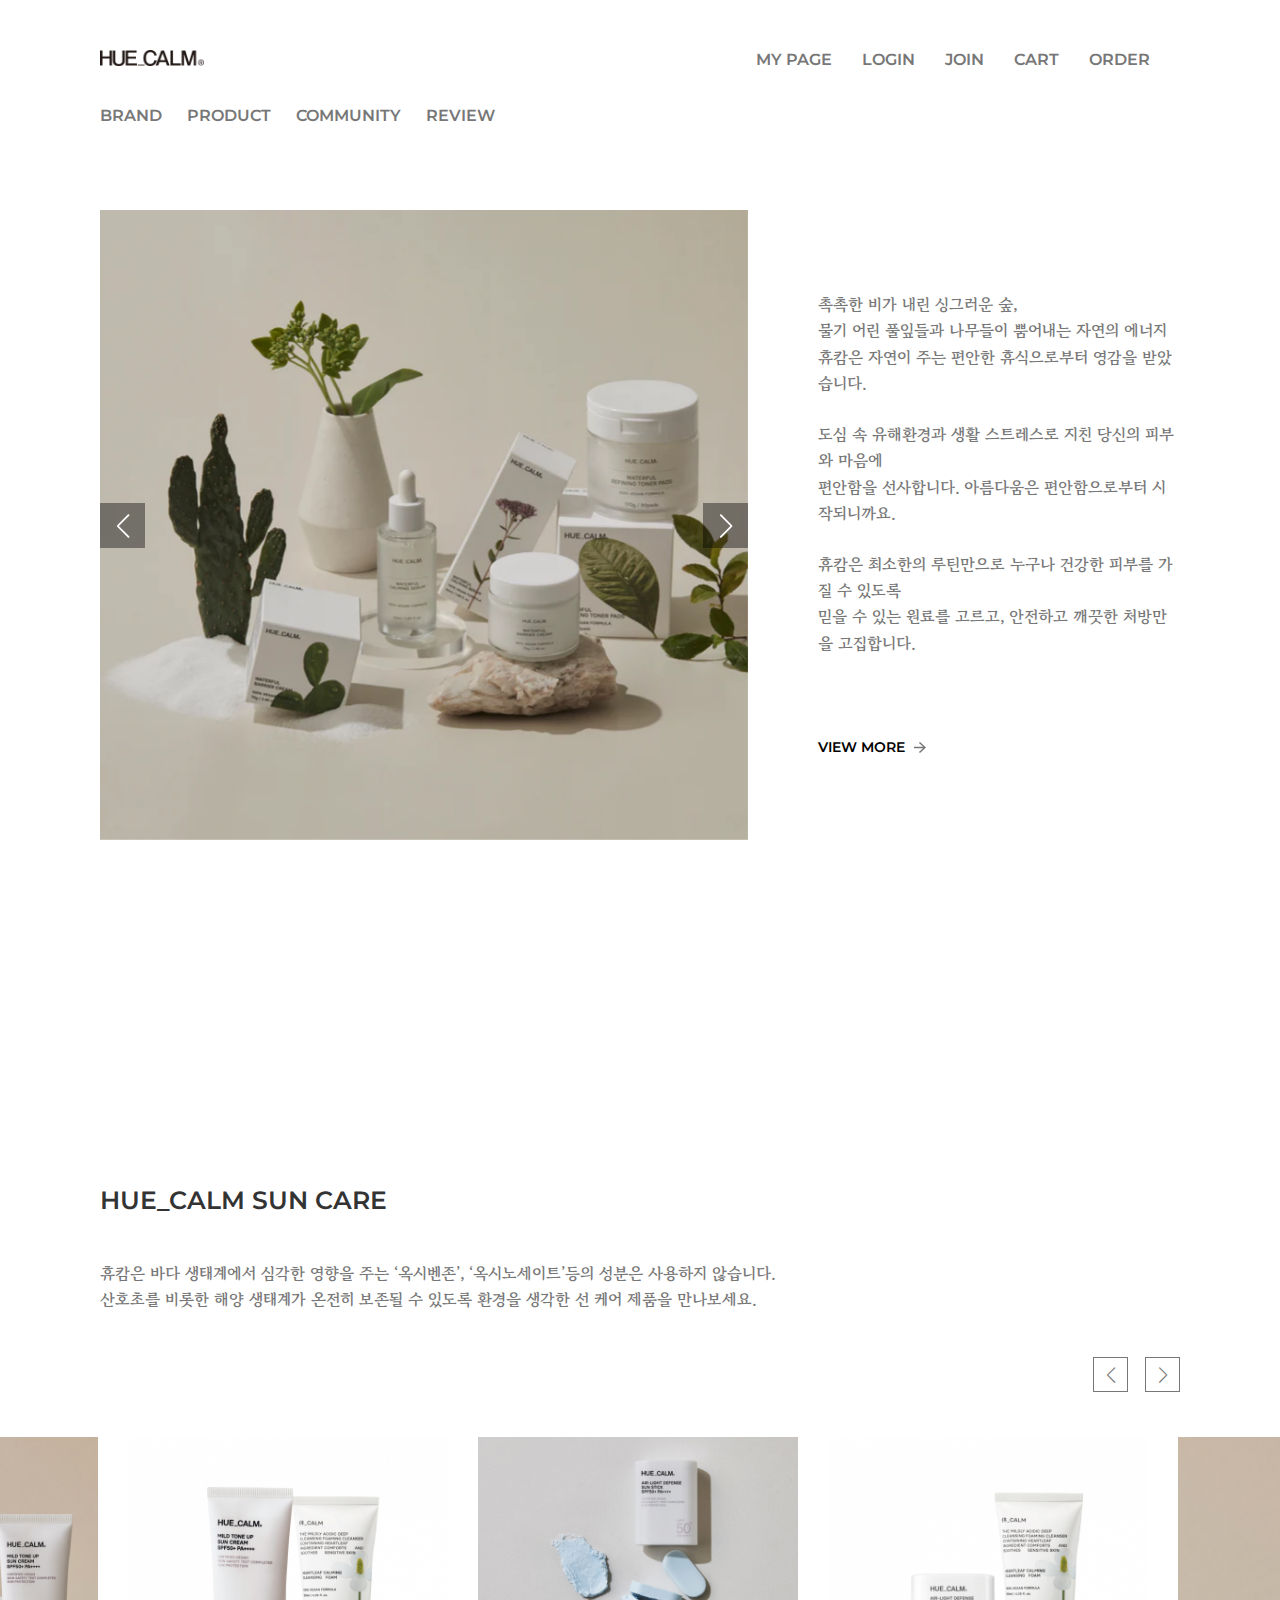
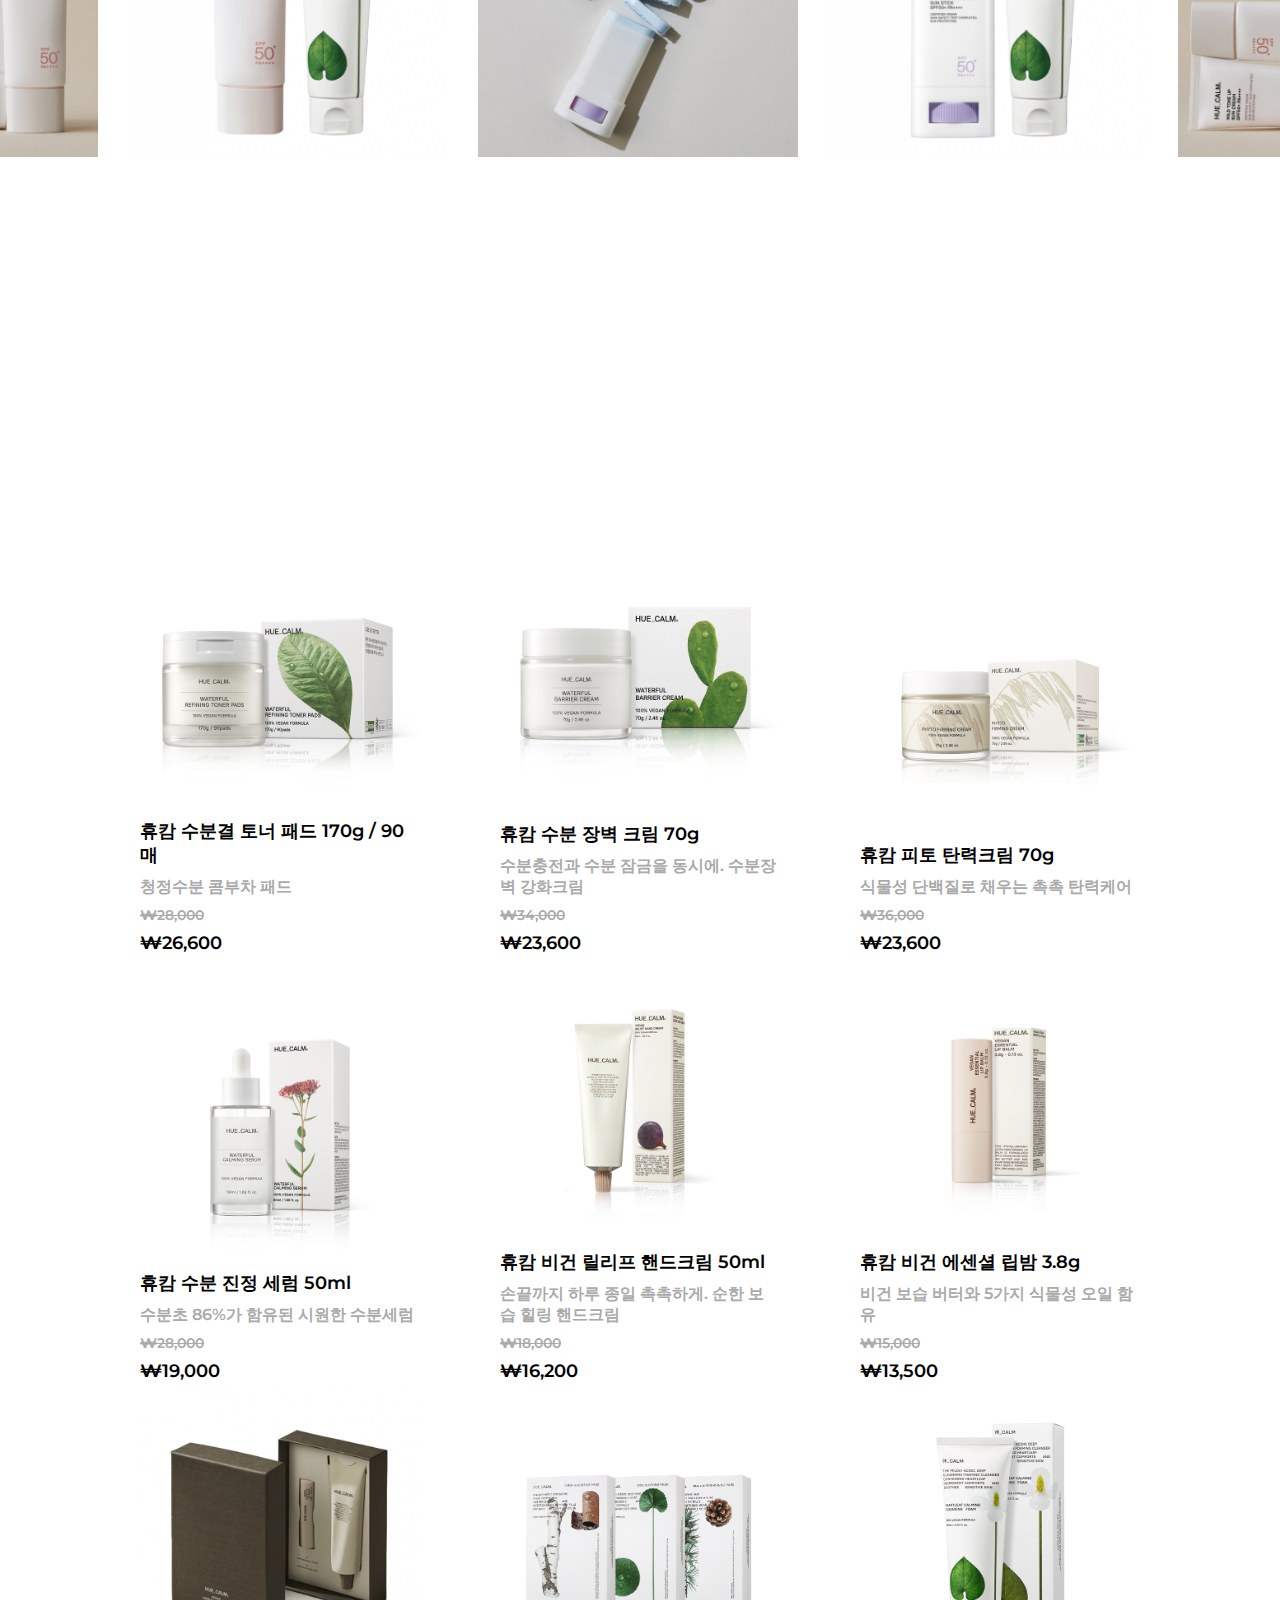
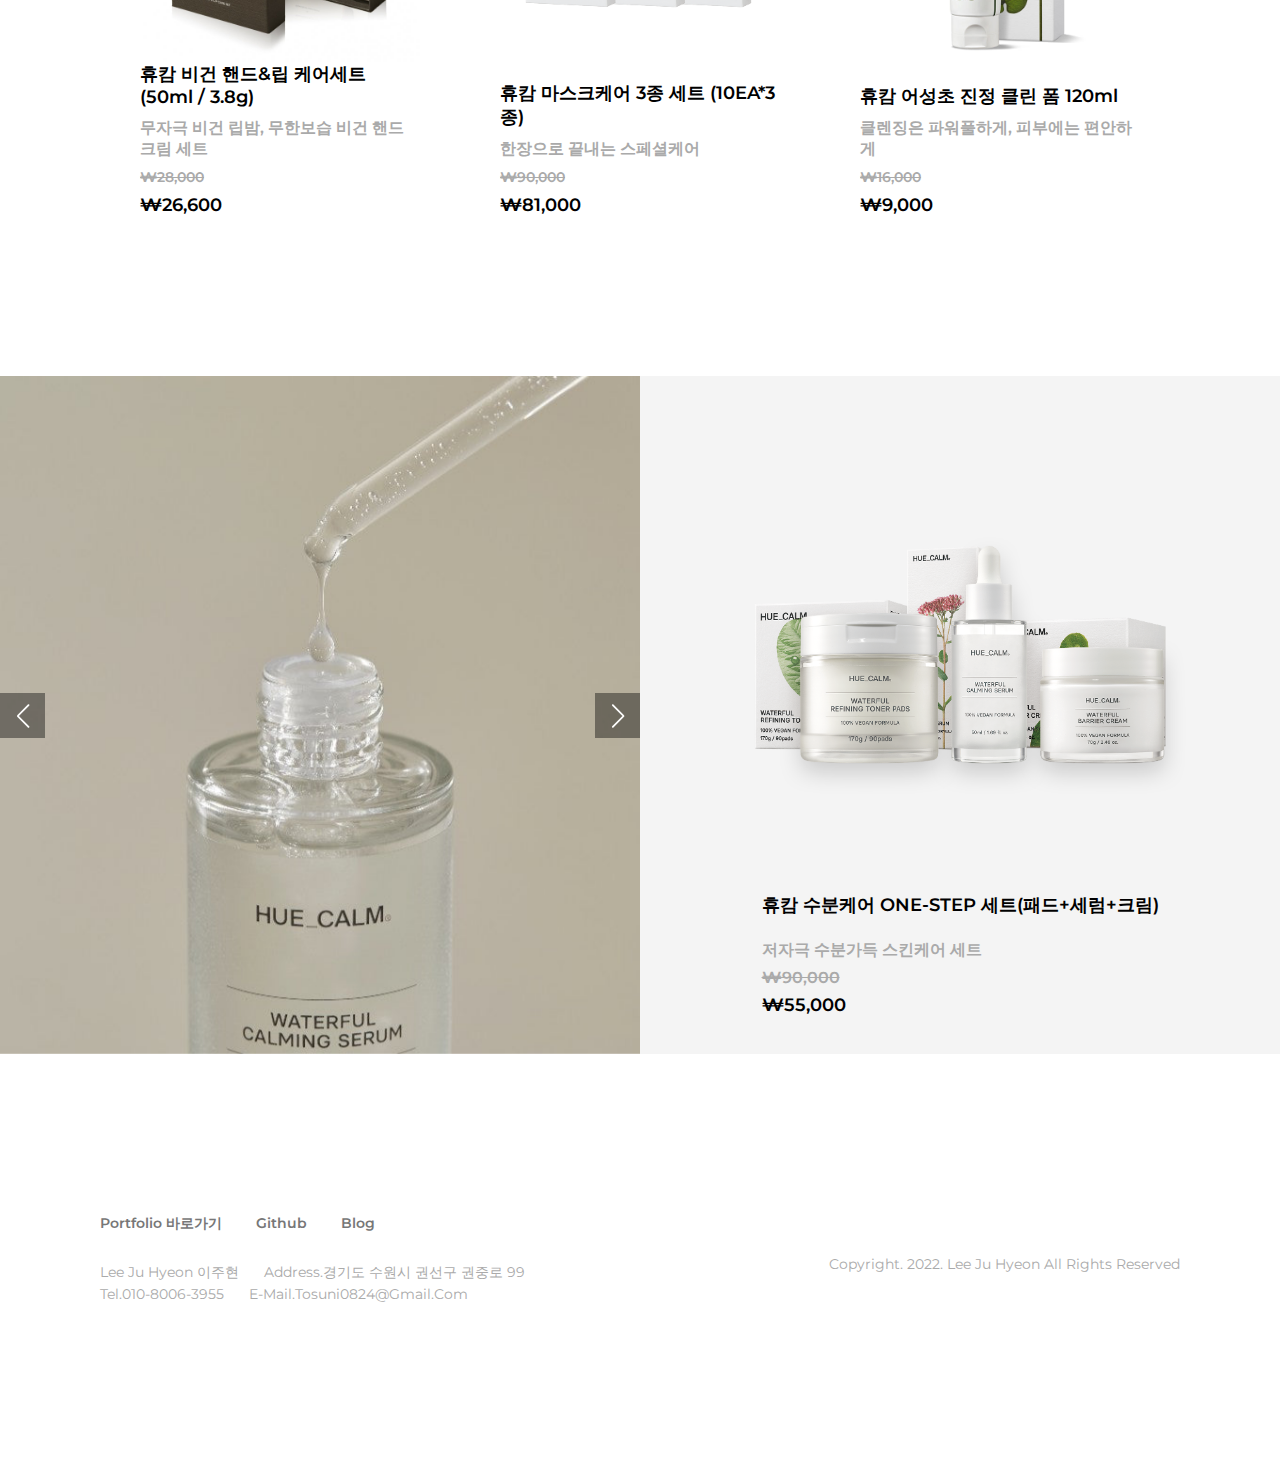
<file: common/project/hue_calm/hue_calm.html>
<!DOCTYPE html>
<html lang="ko">
  <head>
    <meta charset="UTF-8" />
    <meta http-equiv="X-UA-Compatible" content="IE=edge" />
    <meta
      name="viewport"
      content="width=device-width,initial-scale=1,minimum-scale=1,maximum-scale=1,user-scalable=no"
    />
    <!-- 고운 바탕 bold -->
    <link rel="preconnect" href="https://fonts.googleapis.com" />
    <link rel="preconnect" href="https://fonts.gstatic.com" crossorigin />
    <link
      href="https://fonts.googleapis.com/css2?family=Gowun+Batang:wght@700&display=swap"
      rel="stylesheet"
    />
    <!-- motserrat m500 sb600 b700 -->
    <link rel="preconnect" href="https://fonts.googleapis.com" />
    <link rel="preconnect" href="https://fonts.gstatic.com" crossorigin />
    <link
      href="https://fonts.googleapis.com/css2?family=Montserrat:wght@500;600;700&display=swap"
      rel="stylesheet"
    />
    <!-- minireset -->
    <link rel="stylesheet" href="../../css/minireset.css" />
    <!-- swiper -->
    <link rel="stylesheet" href="./css/swiper-bundle.min.css" />
    <script src="./script/swiper-bundle.min.js" defer></script>
    <!-- script -->
    <script src="./script/script.js" defer></script>
    <!-- style -->
    <link rel="stylesheet" href="./css/mobile.css" />
    <link rel="stylesheet" media="(min-width:768px)" href="./css/tablet.css" />
    <link rel="stylesheet" media="(min-width:1200px)" href="./css/pc.css" />
    <title>HUE_CALM</title>
  </head>
  <body>
    <div class="circle"></div>
    <header>
      <a href="#" class="prevent"><img src="./logo_icon/logo1.png" alt="logo" id="logo" /></a>

      <ul id="register">
        <li><a href="#" class="prevent">my page</a></li>
        <li><a href="#" class="prevent">login</a></li>
        <li><a href="#" class="prevent">join</a></li>
        <li><a href="#" class="prevent">cart</a></li>
        <li><a href="#" class="prevent">order</a></li>
      </ul>

      <ul id="pc_menu">
        <li><a href="#" class="prevent">brand</a></li>
        <li><a href="#" class="prevent">product</a></li>
        <li><a href="#" class="prevent">community</a></li>
        <li><a href="#" class="prevent">review</a></li>
      </ul>

      <a href="#" class="prevent"><img src="./logo_icon/menu_bar.svg" alt="menu" id="menu"
      /></a>
    </header>
    <main>
      <section id="top">
         <!-- Swiper -->
    <div class="swiper mySwiper1">
      <div class="swiper-wrapper">
        <div class="swiper-slide"><img src="./logo_icon/3.jpg" alt="forest"></div>
        <div class="swiper-slide"><img src="./logo_icon/4.png" alt="product"></div>
        <div class="swiper-slide"><img src="./logo_icon/5.jpeg" alt="cream"></div>
      </div>
      <div class="swiper-button-next"></div>
      <div class="swiper-button-prev"></div>
    </div>

        <div id="top_txt_box">
          <p class="t1"
            >촉촉한 비가 내린 싱그러운 숲,<br />
            물기 어린 풀잎들과 나무들이 뿜어내는 자연의 에너지<br />
            휴캄은 자연이 주는 편안한 휴식으로부터 영감을 받았습니다.<br></p
          >

          <p id="top_txt">
            도심 속 유해환경과 생활 스트레스로 지친 당신의 피부와 마음에<br />
            편안함을 선사합니다. 아름다움은 편안함으로부터 시작되니까요.<br></p
          >

          <p id="t3"
            >휴캄은 최소한의 루틴만으로 누구나 건강한 피부를 가질 수 있도록<br />
            믿을 수 있는 원료를 고르고, 안전하고 깨끗한 처방만을
            고집합니다.</p
          >
          <p class="view_more">
            <a href="#" id="view_more_txt" class="prevent"> view more </a>
            <a href="#" id="view_more_arrow" class="prevent">
              <img src="./logo_icon/arrow_black.svg" alt="arrow" /></a>
            </p>
          </div>
        </div>
      </section>

      <section id="sun">
        <div class="sun_gray">
          <h2>hue_calm sun care</h2>
          <p>
            <p id="sun_txt"
              >휴캄은 바다 생태계에서 심각한 영향을 주는 ‘옥시벤존’,
              ‘옥시노세이트’등의 성분은 사용하지 않습니다.<br />
              산호초를 비롯한 해양 생태계가 온전히 보존될 수 있도록 환경을
              생각한 선 케어 제품을 만나보세요.
            </p>

            <p id="sun_mb_txt">
              휴캄은 해양 생태계를 생각합니다. 환경을 생각한 선 케어 제품을
              만나보세요.</p
            >
          </p>
        </div>

        <!-- swiper -->
        <div class="swiper mySwiper">
          <div class="swiper-wrapper">
            <div class="swiper-slide">
              <img src="./sun_care/sun1.jpeg" alt="sun4"/>
              <div class="sun_wrapper">
                <div class="sun_txt">
                  <p class="product_name">
                    휴캄 마일드 톤업 선크림 40ml<br />
                    (SPF50+PA++++)
                  </p>
                  <p class="price_origin">₩24,000</p>
                  <p class="price">₩21,600</p>
                  <!-- view, arrow flex -->
                  <p>View More</p>
                </div>
              </div>
            </div>
            <div class="swiper-slide">
              <img src="./sun_care/sun2.jpeg" alt="sun1" />
              <div class="sun_wrapper">
                <div class="sun_txt">
                  <p class="product_name">
                    휴캄 선크림&폼 세트<br />
                    (SPF50+PA++++)
                  </p>
                  <p class="price_origin">₩42,000</p>
                  <p class="price">₩40,000</p>
                  <!-- view, arrow flex -->
                  <p>View More</p>
                </div>
              </div>
            </div>
            <div class="swiper-slide">
              <img src="./sun_care/sun4.jpeg" alt="sun3" />
              <div class="sun_wrapper">
                <div class="sun_txt">
                  <p class="product_name">
                    에어 라이트 디펜스 아쥴렌 선스틱 15g<br />
                    (SPF50+PA++++)
                  </p>
                  <p class="price_origin">₩28,000</p>
                  <p class="price">₩26,600</p>
                  <!-- view, arrow flex -->
                  <p>View More</p>
                </div>
              </div>
            </div>
            <div class="swiper-slide">
              <img src="./sun_care/sun3.jpeg" alt="sun2" />
              <div class="sun_wrapper">
                <div class="sun_txt">
                  <p class="product_name">
                    휴캄 선스틱&폼 세트<br />
                    (SPF50+PA++++)
                  </p>
                  <p class="price_origin">₩44,000</p>
                  <p class="price">₩42,000</p>
                  <!-- view, arrow flex -->
                  <p>View More</p>
                </div>
              </div>
            </div>
          </div>
          <div class="swiper-button-next"></div>
          <div class="swiper-button-prev"></div>
        </div>
      </section>

      <section id="product">
        <a href="#" class="product_wrapper prevent">
          <img src="./product/pr10.png" alt="product1" />
          <div class="product_txt">
            <p class="product_name">휴캄 수분결 토너 패드 170g / 90매</p>
            <p class="product_gray">청정수분 콤부차 패드</p>
            <p class="price_origin">₩28,000</p>
            <p class="price">₩26,600</p>
          </div>
        </a>
        <a href="#" class="product_wrapper prevent">
          <img src="./product/pr8.jpeg" alt="product2" />
          <div class="product_txt">
            <p class="product_name">휴캄 수분 장벽 크림 70g</p>
            <p class="product_gray">
              수분충전과 수분 잠금을 동시에. 수분장벽 강화크림
            </p>
            <p class="price_origin">₩34,000</p>
            <p class="price">₩23,600</p>
          </div>
        </a>
        <a href="#" class="product_wrapper prevent">
          <img src="./product/pr7.png" alt="product3" />
          <div class="product_txt">
            <p class="product_name">휴캄 피토 탄력크림 70g</p>
            <p class="product_gray">식물성 단백질로 채우는 촉촉 탄력케어</p>
            <p class="price_origin">₩36,000</p>
            <p class="price">₩23,600</p>
          </div>
        </a>
        <a href="#" class="product_wrapper prevent">
          <img src="./product/pr6.png" alt="product4" />
          <div class="product_txt">
            <p class="product_name">휴캄 수분 진정 세럼 50ml</p>
            <p class="product_gray">수분초 86%가 함유된 시원한 수분세럼</p>
            <p class="price_origin">₩28,000</p>
            <p class="price">₩19,000</p>
          </div>
        </a>
        <a href="#" class="product_wrapper product_mobile prevent">
          <img src="./product/pr5.jpeg" alt="product5" />
          <div class="product_txt">
            <p class="product_name">휴캄 비건 릴리프 핸드크림 50ml</p>
            <p class="product_gray">
              손끝까지 하루 종일 촉촉하게. 순한 보습 힐링 핸드크림
            </p>
            <p class="price_origin">₩18,000</p>
            <p class="price">₩16,200</p>
          </div>
        </a>
        <a href="#" class="product_wrapper product_mobile prevent">
          <img src="./product/pr4.jpeg" alt="product6" />
          <div class="product_txt">
            <p class="product_name">휴캄 비건 에센셜 립밤 3.8g</p>
            <p class="product_gray">비건 보습 버터와 5가지 식물성 오일 함유</p>
            <p class="price_origin">₩15,000</p>
            <p class="price">₩13,500</p>
          </div>
        </a>
        <a href="#" class="product_wrapper product_mobile prevent">
          <img src="./product/pr1.jpeg" alt="product7" />
          <div class="product_txt">
            <p class="product_name">휴캄 비건 핸드&립 케어세트 (50ml / 3.8g)</p>
            <p class="product_gray">
              무자극 비건 립밤, 무한보습 비건 핸드크림 세트
            </p>
            <p class="price_origin">₩28,000</p>
            <p class="price">₩26,600</p>
          </div>
        </a>
        <a href="#" class="product_wrapper product_mobile prevent">
          <img src="./product/pr3.png" alt="product8" />
          <div class="product_txt">
            <p class="product_name">휴캄 마스크케어 3종 세트 (10EA*3종)</p>
            <p class="product_gray">한장으로 끝내는 스페셜케어</p>
            <p class="price_origin">₩90,000</p>
            <p class="price">₩81,000</p>
          </div>
        </a>
        <a href="#" class="product_wrapper product_mobile prevent">
          <img src="./product/pr9.jpeg" alt="product9" class="img_height_edit"/>
          <div class="product_txt">
            <p class="product_name">휴캄 어성초 진정 클린 폼 120ml</p>
            <p class="product_gray">클렌징은 파워풀하게, 피부에는 편안하게</p>
            <p class="price_origin">₩16,000</p>
            <p class="price">₩9,000</p>
          </div>
        </a>

        <div class="view_more_mb">
          <a href="#" id="view_more_mb_txt" class="prevent">view_more (1/3)</a>
          <a href="#" id="view_more_mb_arrow" class="prevent">
            <img src="./logo_icon/mb_arrow.svg" alt="mb_arrow" />
          </a>
        </div>
      </section>

      <section id="set">
        <div class="set_container">
          <!-- Swiper -->
          <div class="swiper mySwiper3">
            <div class="swiper-wrapper">
              <div class="swiper-slide"><img src="./product/pr6.jpg" alt="1"></div>
              <div class="swiper-slide"><img src="./product/pr7.jpg" alt="2"></div>
              <div class="swiper-slide"><img src="./product/pr8.jpg" alt="3"></div>
            </div>
            <div class="swiper-button-next"></div>
            <div class="swiper-button-prev"></div>
          </div>

          <a href="#" class="set_flex_item prevent">
            <div class="set_img">
              <img src="./product/pr2.png" alt="set1" />
            </div>
            <div class="product_txt">
              <p class="product_name">
                휴캄 수분케어 ONE-STEP 세트(패드+세럼+크림)
              </p>
              <p class="product_gray">저자극 수분가득 스킨케어 세트</p>
              <p class="price_origin">₩90,000</p>
              <p class="price">₩55,000</p>
            </div>
          </a>
        </div>
      </section>
    </main>
    <footer>
      <div class="footer_container">
        <a href="https://zuzzang0824.github.io/LeeJuHyeonPortfolio/">portfolio 바로가기</a>
        <a href="https://github.com/zuzzang0824" target="_blank">github</a>
        <a href="https://velog.io/@tosuni0824" target="_blank">blog</a>
      </div>

      <div class="about">
        <p>lee ju hyeon 이주현</p>
        <p>address.경기도 수원시 권선구 권중로 99</p>
        <p>tel.010-8006-3955</p>
        <p>e-mail.tosuni0824@gmail.com</p>
      </div>

      <div class="copy">
        <p>Copyright. 2022. Lee Ju Hyeon All rights reserved</p>
      </div>
    </footer>
  </body>
</html>
</file>
<file: common/project/hue_calm/css/mobile.css>
@charset "utf-8";
:root {
  --batang: "Gowun Batang", serif;
  --mon: "Montserrat", sans-serif;
}
body {
  font-family: var(--mon);
}
/* header */
header {
  margin: 48px 25px 0;
  display: flex;
  align-items: center;
  justify-content: space-between;
}
header ul {
  display: none;
}
header #logo {
  width: 103.5px;
  height: 16px;
}
header #menu {
  width: 30px;
  height: 13px;
}

/* section 1 top */
main #top {
  margin-left: 25px;
  margin-right: 25px;
}
main #top #top_txt,
main #top #t3 {
  display: none;
}
main #top #top_img a {
  display: none;
}
/* swiper */
main #top .swiper {
  width: 100%;
  margin-left: 0;
  margin-top: 1.313rem;
  margin-bottom: 1.875rem;
  height: 48vh;
}
main #top .swiper-slide img {
  display: block;
  width: 100%;
  height: 100%;
  object-fit: cover;
}
main .swiper-button-next,
main .swiper-button-prev {
  display: none;
}
main #top p {
  text-align: right;
  font-family: var(--batang);
  font-size: 14px;
  font-weight: bold;
  line-height: 1.64;
  color: #777;
  margin-bottom: 20px;
}
main #top .view_more {
  display: flex;
  align-items: center;
  justify-content: flex-end;
}
main #top .view_more #view_more_txt {
  font-family: var(--mon);
  font-size: 14px;
  font-weight: 600;
  color: #000;
  text-transform: uppercase;
}
main #top .view_more #view_more_arrow {
  display: block;
  width: 11.8px;
  height: 11.8px;
  margin-left: 9px;
}

/* section 2 sun */
main #sun {
  background-color: #f4f4f4;
  padding-top: 80px;
  padding-bottom: 45px;
  margin-top: 80px;
}
main #sun #sun_txt {
  display: none;
}
main #sun .sun_gray {
  padding: 0 25px 0;
}
main #sun .sun_gray h2 {
  font-family: var(--mon);
  font-size: 16px;
  font-weight: 600;
  color: #333;
  text-transform: uppercase;
  margin-bottom: 30px;
}
/* swiper */
main #sun .swiper {
  width: 100%;
}
main #sun .swiper-wrapper {
  left: 15%;
}
main #sun .swiper-slide {
  width: 70%;
  height: 25%;
  position: relative;
  cursor: pointer;
}
main #sun .sun_gray > p {
  font-family: var(--batang);
  font-size: 14px;
  font-weight: bold;
  line-height: 1.64;
  text-align: left;
  color: #777;
  margin-bottom: 45px;
}
main #sun .sun_container {
  display: flex;
  justify-content: center;
  overflow: hidden;
}
main #sun .sun_wrapper {
  display: block;
  margin: 0;
}
main #sun .sun_wrapper .sun_txt p {
  font-family: var(--mon);
  font-size: 14px;
  font-weight: 600;
}
main #sun .sun_wrapper .sun_txt .product_name {
  color: #000;
  margin-bottom: 10px;
}
main #sun .sun_txt p:first-child {
  margin-top: 1.25rem;
}
main #sun .sun_txt p:last-child {
  display: none;
}
main #sun .sun_wrapper .sun_txt .price_origin {
  color: #aaa;
  margin-bottom: 5px;
  text-decoration: line-through;
}
main #sun .sun_wrapper .sun_txt .price {
  color: #000;
}
main #sun .sun_wrapper img {
  min-width: 235px;
  min-height: 235px;
  margin-bottom: 20px;
}

/* section 3 product */
main #product {
  padding: 0 25px 0;
}
main #product {
  font-family: var(--mon);
  font-size: 14px;
  font-weight: 600;
}
main #product .product_mobile {
  display: none;
}
main #product .product_wrapper .product_txt .product_name {
  color: #000;
  margin-bottom: 10px;
  font-family: var(--mon);
}
main #product .product_wrapper .product_txt .product_gray {
  color: #aaa;
  margin-bottom: 5px;
  font-family: var(--mon);
}
main #product .price_origin {
  color: #aaa;
  margin-bottom: 5px;
  text-decoration: line-through;
  font-family: var(--mon);
}
main #product .price {
  color: #000;
  font-family: var(--mon);
}
/* view more (1/3) */
main #product .view_more_mb {
  font-size: 13px;
  color: #333;
  display: flex;
  justify-content: center;
  margin-top: 40px;
  margin-bottom: 80px;
}
main #product .view_more_mb a {
  color: #333;
}
main #product .view_more_mb #view_more_mb_arrow {
  margin-left: 5px;
}

/* section 4 set */
main #set {
  margin: 0 25px 80px;
  /* background-color: #f4f4f4; */
  /* padding-bottom: 40px; */
}
main #set .set_container {
  min-width: 340px;
  min-height: 340px;
}
main #set .set_container .set_flex_item {
  display: flex;
  flex-direction: column;
  align-items: center;
  min-width: 340px;
  padding: 30px 29px 40px;
  background-color: #f4f4f4;
}
main #set .set_container .set_flex_item .set_img {
  display: flex;
  justify-content: center;
}
main #set .set_container .left,
main #set .set_container .right {
  display: none;
}
/* main #set .set_container .set_flex_item .set_img img {
  width: 70%;
} */
.set_img1 {
  background: url(../product/pr2-1.png) no-repeat 50% / cover;
  width: 100%;
  height: 65vh;
}
main #set .set_container .product_txt {
  font-size: 14px;
  font-weight: 600;
  font-family: var(--mon);
}
main #set .set_container .product_txt .product_name {
  color: #000;
  margin-bottom: 10px;
}
main #set .set_container .product_txt .product_gray {
  color: #aaa;
  margin-bottom: 5px;
}
main #set .set_container .product_txt .price_origin {
  color: #aaa;
  margin-bottom: 5px;
  text-decoration: line-through;
}
main #set .set_container .product_txt .price {
  color: #000;
}

/* footer */
footer {
  text-transform: capitalize;
  padding: 0 30px 0;
  font-family: var(--mon);
  font-size: 12px;
}
footer .footer_container {
  font-weight: 600;
  color: #777;
  margin-bottom: 30px;
}
footer .footer_container a {
  margin-right: 30px;
  color: #777;
}
footer .about p {
  margin-bottom: 3px;
  color: #aaa;
}
footer .about p:last-child {
  margin: 0;
}
footer .copy {
  color: #aaa;
  margin: 30px 0 80px;
}
</file>
<file: common/project/hue_calm/css/tablet.css>
@charset "utf-8";
:root {
  --batang: "Gowun Batang", serif;
  --mon: "Montserrat", sans-serif;
}

/* header */
header {
  margin: 50px 20px 0;
}
header ul {
  display: none;
}
/* section 1 top */
main #top {
  margin-left: 20px;
  margin-right: 20px;
}
main #top #top_txt,
main #top #t3 {
  display: block;
}
main #top p #top_txt {
  margin-bottom: 30px;
  margin-top: 30px;
}
main #top #top_img a {
  display: none;
}
main #top #top_img {
  height: 593px;
  margin-top: 50px;
  margin-bottom: 25px;
}
main #top p {
  font-size: 15px;
  margin-bottom: 25px;
}
/* swiper */
main #top .swiper {
  width: 100%;
  margin-left: 0;
  margin-top: 5.313rem;
  margin-bottom: 25px;
  height: 60vh;
}
main #top .swiper-slide img {
  display: block;
  width: 100%;
  height: 100%;
  object-fit: cover;
}
main #top .swiper-button-next,
main #top .swiper-button-prev {
  display: none;
}

/* section 2 sun */
main #sun {
  padding-top: 80px;
  padding-bottom: 80px;
  margin-top: 80px;
  margin-bottom: 80px;
}
main #sun .sun_txt p:last-child {
  display: none;
}
main #sun .sun_txt p:first-child {
  margin-top: 35px;
}
main #sun #sun_txt {
  display: block;
  font-size: 16px;
}
main #sun #sun_mb_txt {
  display: none;
}
main #sun .sun_gray {
  padding: 0 20px 0;
}
main #sun .sun_gray h2 {
  font-size: 25px;
  margin-bottom: 30px;
}
/* swiper */
main #sun .swiper {
  width: 100%;
}
main #sun .swiper-wrapper {
  left: 30%;
}
main #sun .swiper-button-next,
main #sun .swiper-button-prev {
  display: none;
}
main #sun .swiper-slide {
  width: 40%;
  height: 25%;
  position: relative;
  cursor: pointer;
}
main #sun .sun_gray > p {
  font-family: var(--batang);
  font-size: 14px;
  font-weight: bold;
  line-height: 1.64;
  text-align: left;
  color: #777;
  margin-bottom: 45px;
}
main #sun {
  display: flex;
  flex-wrap: wrap;
  justify-content: flex-start;
  overflow: hidden;
}
main #sun .sun_wrapper {
  display: block;
  margin: 0;
}
main #sun .sun_wrapper .sun_txt p {
  font-family: var(--mon);
  font-size: 14px;
  font-weight: 600;
}
main #sun .sun_wrapper .sun_txt .product_name {
  color: #000;
  margin-bottom: 10px;
  font-size: 20px;
}
main #sun .sun_wrapper .sun_txt .price_origin {
  color: #aaa;
  margin-bottom: 5px;
  font-size: 20px;
  text-decoration: line-through;
}
main #sun .sun_wrapper .sun_txt .price {
  color: #000;
  font-size: 25px;
}
main #sun .sun_wrapper img {
  min-width: 400px;
  min-height: 400px;
  margin-bottom: 35px;
}

/* section 3 product */
main #product {
  padding: 0 20px 0;
  display: flex;
  flex-wrap: wrap;
  justify-content: space-between;
}
main #product .product_wrapper {
  width: calc(50% - 45px);
  margin-bottom: 80px;
}
main #product .product_wrapper:first-child,
main #product .product_wrapper:nth-child(3) {
  margin-right: 22.5px;
}
main #product .product_wrapper:nth-child(2),
main #product .product_wrapper:nth-child(4) {
  margin-left: 22.5px;
}
main #product {
  font-family: var(--mon);
  font-size: 18px;
  font-weight: 600;
}
main #product .product_mobile {
  display: none;
}
main #product .product_wrapper .product_txt .product_name {
  color: #000;
  margin-bottom: 25px;
}
main #product .product_wrapper .product_txt .product_gray {
  color: #aaa;
  margin-bottom: 8px;
  font-size: 16px;
}
main #product .price_origin {
  color: #aaa;
  margin-bottom: 8px;
  font-size: 14px;
  text-decoration: line-through;
}
main #product .price {
  color: #000;
}
/* view more (1/3) */
main #product .view_more_mb {
  margin: 0 auto;
  font-size: 16px;
  margin-bottom: 80px;
}
main #product .view_more_mb a {
  color: #333;
}
main #product .view_more_mb #view_more_mb_arrow {
  margin-left: 5px;
}

/* section 4 set */
main #set {
  margin: 0 25px 80px;
  /* background-color: #f4f4f4; */
  /* padding-bottom: 40px; */
}
main #set .set_container .left,
main #set .set_container .right {
  display: none;
}
main #set .set_container {
  min-width: 340px;
  min-height: 340px;
}
main #set .set_container .set_flex_item {
  display: flex;
  flex-direction: column;
  align-items: center;
  min-width: 340px;
  height: 757px;
  padding: 30px 29px 40px;
  background-color: #f4f4f4;
}
main #set .set_container .set_flex_item .set_img img {
  width: 478px;
}
main #set .set_container .product_txt {
  font-size: 18px;
  font-weight: 600;
  font-family: var(--mon);
}
main #set .set_container .product_txt .product_name {
  color: #000;
  margin-bottom: 23px;
}
main #set .set_container .product_txt .product_gray {
  color: #aaa;
  font-size: 16px;
  margin-bottom: 7px;
}
main #set .set_container .product_txt .price_origin {
  color: #aaa;
  margin-bottom: 7px;
  font-size: 16px;
  text-decoration: line-through;
}
main #set .set_container .product_txt .price {
  color: #000;
}
/* swiper */
main #set .swiper {
  width: 100%;
  margin-left: 0;
}
main #set .swiper-slide img {
  display: block;
  width: 100%;
  height: 90vh;
  object-fit: cover;
}
main #set .swiper-button-next,
main #set .swiper-button-prev {
  display: none;
}
/* footer */
footer {
  padding: 0 30px 0;
  font-family: var(--mon);
  font-size: 14px;
}
footer .about p:nth-child(1),
footer .about p:nth-child(3) {
  float: left;
  margin-right: 25px;
}
footer .footer_container {
  font-weight: 600;
  color: #777;
  margin-bottom: 30px;
}
footer .footer_container a {
  margin-right: 30px;
  color: #777;
}
footer .about p {
  margin-bottom: 3px;
  color: #aaa;
}
footer .about p:last-child {
  margin: 0;
}
footer .copy {
  color: #aaa;
  margin: 30px 0 80px;
}
</file>
<file: common/project/hue_calm/css/pc.css>
@charset "utf-8";
:root {
  --batang: "Gowun Batang", serif;
  --mon: "Montserrat", sans-serif;
}
/* header */
header {
  display: block;
  margin-left: 100px;
  margin-right: 100px;
}
header #logo {
  margin-bottom: 40px;
}
header #register {
  display: flex;
  float: right;
}
header #register li {
  margin-right: 30px;
}
header #pc_menu {
  display: flex;
}
header #pc_menu li {
  margin-right: 25px;
}
header ul li a {
  font-family: var(--mon);
  font-size: 16;
  font-weight: 600;
  color: #777;
  text-transform: uppercase;
}
header a #menu {
  display: none;
}
header ul li:hover a {
  color: #000;
}

/* section 1 top*/
main #top {
  margin: 0 100px 0;
  margin-bottom: 320px;
  display: flex;
  align-items: center;
}
main #top span {
  font-family: var(--batang);
  font-size: 0.938rem;
}
main #top #top_txt_box {
  width: calc(40% - 70px);
  text-align: left;
  margin-top: 85px;
  line-height: 1.6;
}

main #top #t3 {
  margin-bottom: 5rem;
}
main #top p {
  text-align: left;
  font-size: 0.9rem;
}
@media (min-width: 1200px) {
  main #top p {
    font-size: 1rem;
  }
}
main #top .view_more {
  justify-content: flex-start;
}
/* swiper */
main #top .swiper {
  width: 60%;
  margin-left: 0;
  margin-top: 5.313rem;
  height: 70vh;
}
main #top .swiper-slide img {
  display: block;
  width: 100%;
  height: 100%;
  object-fit: cover;
}
main #top .swiper-button-next,
main #top .swiper-button-prev {
  background-color: rgba(0, 0, 0, 40%);
  display: block;
  width: 45px;
  height: 45px;
  display: grid;
  left: 0;
}
main #top .swiper-button-next {
  left: auto;
  right: 0;
}
main #top .swiper-button-next::after,
main #top .swiper-button-prev::after {
  font-size: 1.5rem;
  color: #fff;
}
/* section 2 sun */
main #sun {
  background-color: white;
  padding-bottom: 45px;
  margin-top: 0;
  padding-top: 0;
  justify-content: flex-start;
}
main #sun .sun_gray {
  padding: 0 100px 0;
}
main #sun .swiper {
  padding-top: 5rem;
}
/* swiper */
main #sun .swiper-slide {
  width: 25%;
  height: 25%;
  position: relative;
  cursor: pointer;
}
main #sun .sun_txt p:last-child {
  display: block;
}
main #sun .swiper-wrapper {
  width: 100%;
  left: 10%;
}
/* swiper button */
main #sun .swiper-button-next,
main #sun .swiper-button-prev {
  display: block;
  width: 2.188rem;
  height: 2.188rem;
  color: #777;
  border: 1px solid #777;
  position: absolute;
  top: 22px;
  z-index: 9999;
}
main #sun .swiper-button-next:after,
main #sun .swiper-button-prev:after {
  font-size: 1rem;
  position: absolute;
  top: 50%;
  left: 50%;
  transform: translate(-50%, -50%);
}
main #sun .swiper-button-next {
  right: 6.25rem;
}
main #sun .swiper-button-prev {
  left: auto !important;
  right: 9.5rem !important;
}
/* slider txt */
main #sun .sun_txt {
  display: none;
  position: absolute;
  top: 1.3rem;
  left: 9%;
}
main #sun .sun_wrapper .sun_txt .price_origin {
  display: none;
}
main #sun .sun_wrapper .sun_txt .product_name {
  margin-bottom: 54px;
  color: #000;
}
main #sun .sun_wrapper img {
  margin-bottom: 0;
}
main #sun .swiper-slide:hover .sun_txt {
  display: block;
}
main #sun .swiper-slide:hover img {
  filter: brightness(60%);
}
main #sun .swiper-slide:hover .sun_txt p {
  color: #fff;
}
main #sun .sun_txt p:last-child {
  margin-top: 20px;
}
/* section 3 product */
main #product {
  font-family: var(--mon);
  padding: 0 100px 0;
  display: flex;
  flex-wrap: wrap;
  margin-top: 320px;
  margin-bottom: 160px;
  align-items: flex-end;
}
main #product .product_mobile {
  display: block;
}
main #product .product_wrapper {
  margin: 0;
  margin-right: 40px;
  margin-left: 40px;
  width: calc(33.33% - 80px);
}

main #product .product_wrapper:first-child,
main #product .product_wrapper:nth-child(3) {
  margin-right: 40px;
  margin-left: 40px;
  width: calc(33.33% - 80px);
}
main #product .product_wrapper:nth-child(2),
main #product .product_wrapper:nth-child(4) {
  margin-left: 40px;
  margin-right: 40px;
  width: calc(33.33% - 80px);
}
main #product .img_height_edit {
  /* height: 357.29px; */
}
main #product .view_more_mb {
  display: none;
}
main #product .product_wrapper .product_txt .product_name {
  font-size: 18px;
  margin-bottom: 10px;
}
main #product .product_wrapper .product_txt .product_gray {
  font-size: 16px;
}
main #product .price_origin {
  font-size: 14px;
}
main #product .price {
  font-size: 18px;
}

/* seciont 4 set */
main #set {
  margin: 0;
  margin-bottom: 160px;
}
main #set .set_container {
  display: flex;
  flex-wrap: nowrap;
  position: relative;
}
main #set .set_container .set_flex_item {
  height: auto;
}
/* swiper */
main #set .swiper {
  width: 50%;
  margin-left: 0;
}
main #set .swiper-slide img {
  display: block;
  width: 100%;
  height: 100%;
  object-fit: cover;
}
main #set .swiper-button-next,
main #set .swiper-button-prev {
  background-color: rgba(0, 0, 0, 40%);
  display: block;
  width: 45px;
  height: 45px;
  display: grid;
  left: 0;
}
main #set .swiper-button-next {
  left: auto;
  right: 0;
}
main #set .swiper-button-next::after,
main #set .swiper-button-prev::after {
  font-size: 1.5rem;
  color: #fff;
}
main #set .set_container .right {
  top: 50%;
  right: 50%;
  transform: translateY(-50%);
}
main #set .set_container .set_flex_item {
  width: 50%;
  padding: 0;
  justify-content: center;
}

/* footer */
footer {
  padding-left: 0;
  margin-left: 100px;
  margin-bottom: 160px;
  position: relative;
}
footer .copy {
  position: absolute;
  right: 100px;
  bottom: -50px;
}
footer .footer_container a:hover {
  color: #000;
}
</file>
<file: common/css/minireset.css>
/*! minireset.css v0.0.6 | MIT License | github.com/jgthms/minireset.css */
html,
body,
p,
ol,
ul,
li,
dl,
dt,
dd,
blockquote,
figure,
fieldset,
legend,
textarea,
pre,
iframe,
hr,
h1,
h2,
h3,
h4,
h5,
h6 {
    margin: 0;
    padding: 0
}

h1,
h2,
h3,
h4,
h5,
h6 {
    font-size: 100%;
    font-weight: normal
}

ul {
    list-style: none;

    /* edit */
    padding: 0;
}

button,
input,
select {
    margin: 0;

    /* edit */
    outline: none
}

html {
    box-sizing: border-box
}

*,
*::before,
*::after {
    box-sizing: inherit
}

img,
video {
    height: auto;
    max-width: 100%;

    /* edit */
    vertical-align: top;
}

iframe {
    border: 0
}

table {
    border-collapse: collapse;
    border-spacing: 0
}

td,
th {
    padding: 0
}

a{
    text-decoration: none;
}
</file>
